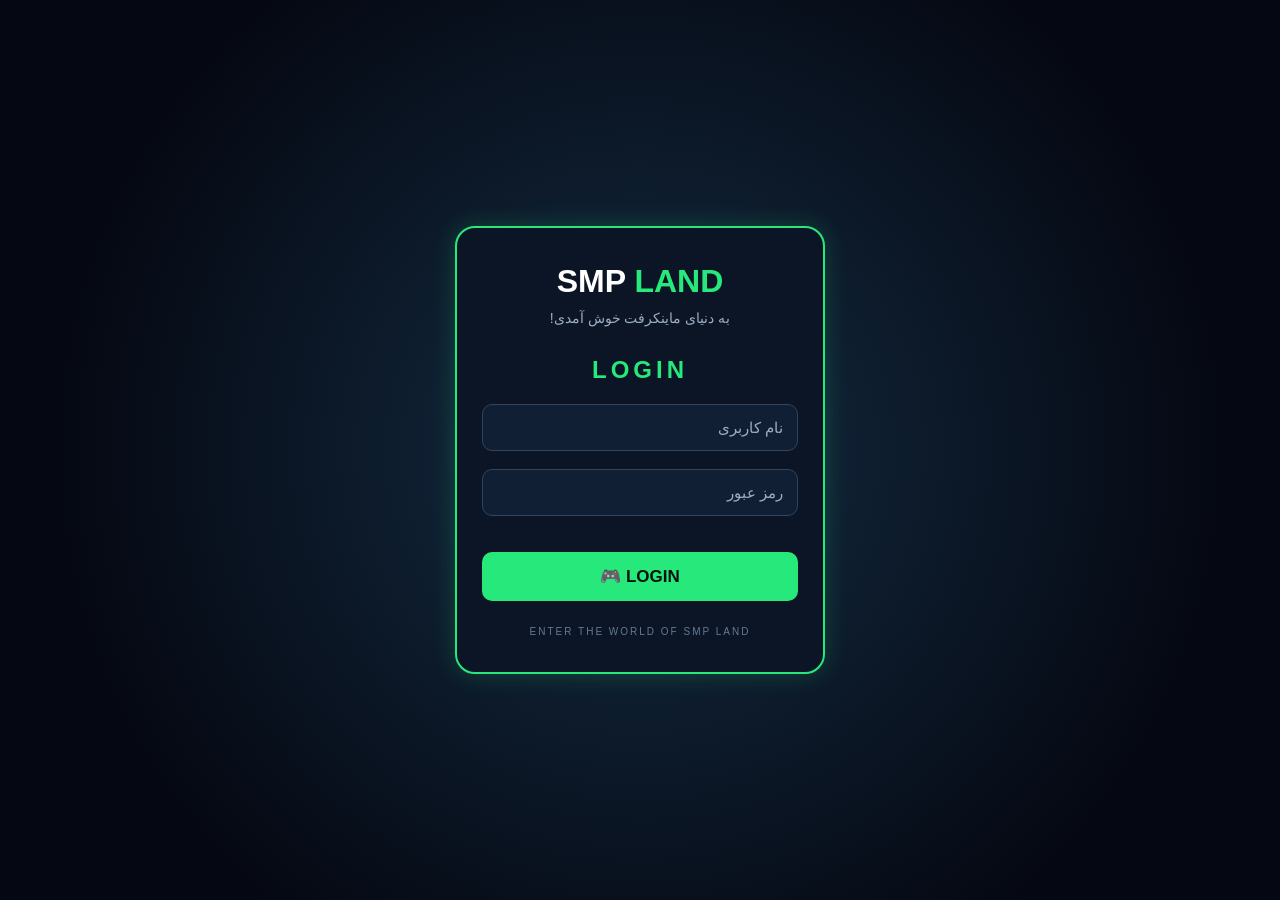
<file: index.html>
<!DOCTYPE html>
<html lang="fa" dir="rtl">
<head>
  <meta charset="UTF-8">
  <meta name="viewport" content="width=device-width, initial-scale=1.0">
  <title>SMP LAND | Login</title>
  <link rel="stylesheet" href="login.css">
</head>
<body>
  <main class="login-box">
    <h1>SMP <span>LAND</span></h1>
    <p class="subtitle">به دنیای ماینکرفت خوش آمدی!</p>
    <h2>LOGIN</h2>

    <form id="loginForm">
      <input type="text" id="username" placeholder="نام کاربری" autocomplete="username" required>
      <input type="password" id="password" placeholder="رمز عبور" autocomplete="current-password" required>
      <p id="message" aria-live="polite"></p>
      <button type="submit">LOGIN 🎮</button>
    </form>

    <p class="footer-text">ENTER THE WORLD OF SMP LAND</p>
  </main>
  <script src="login.js"></script>
</body>
</html>
</file>
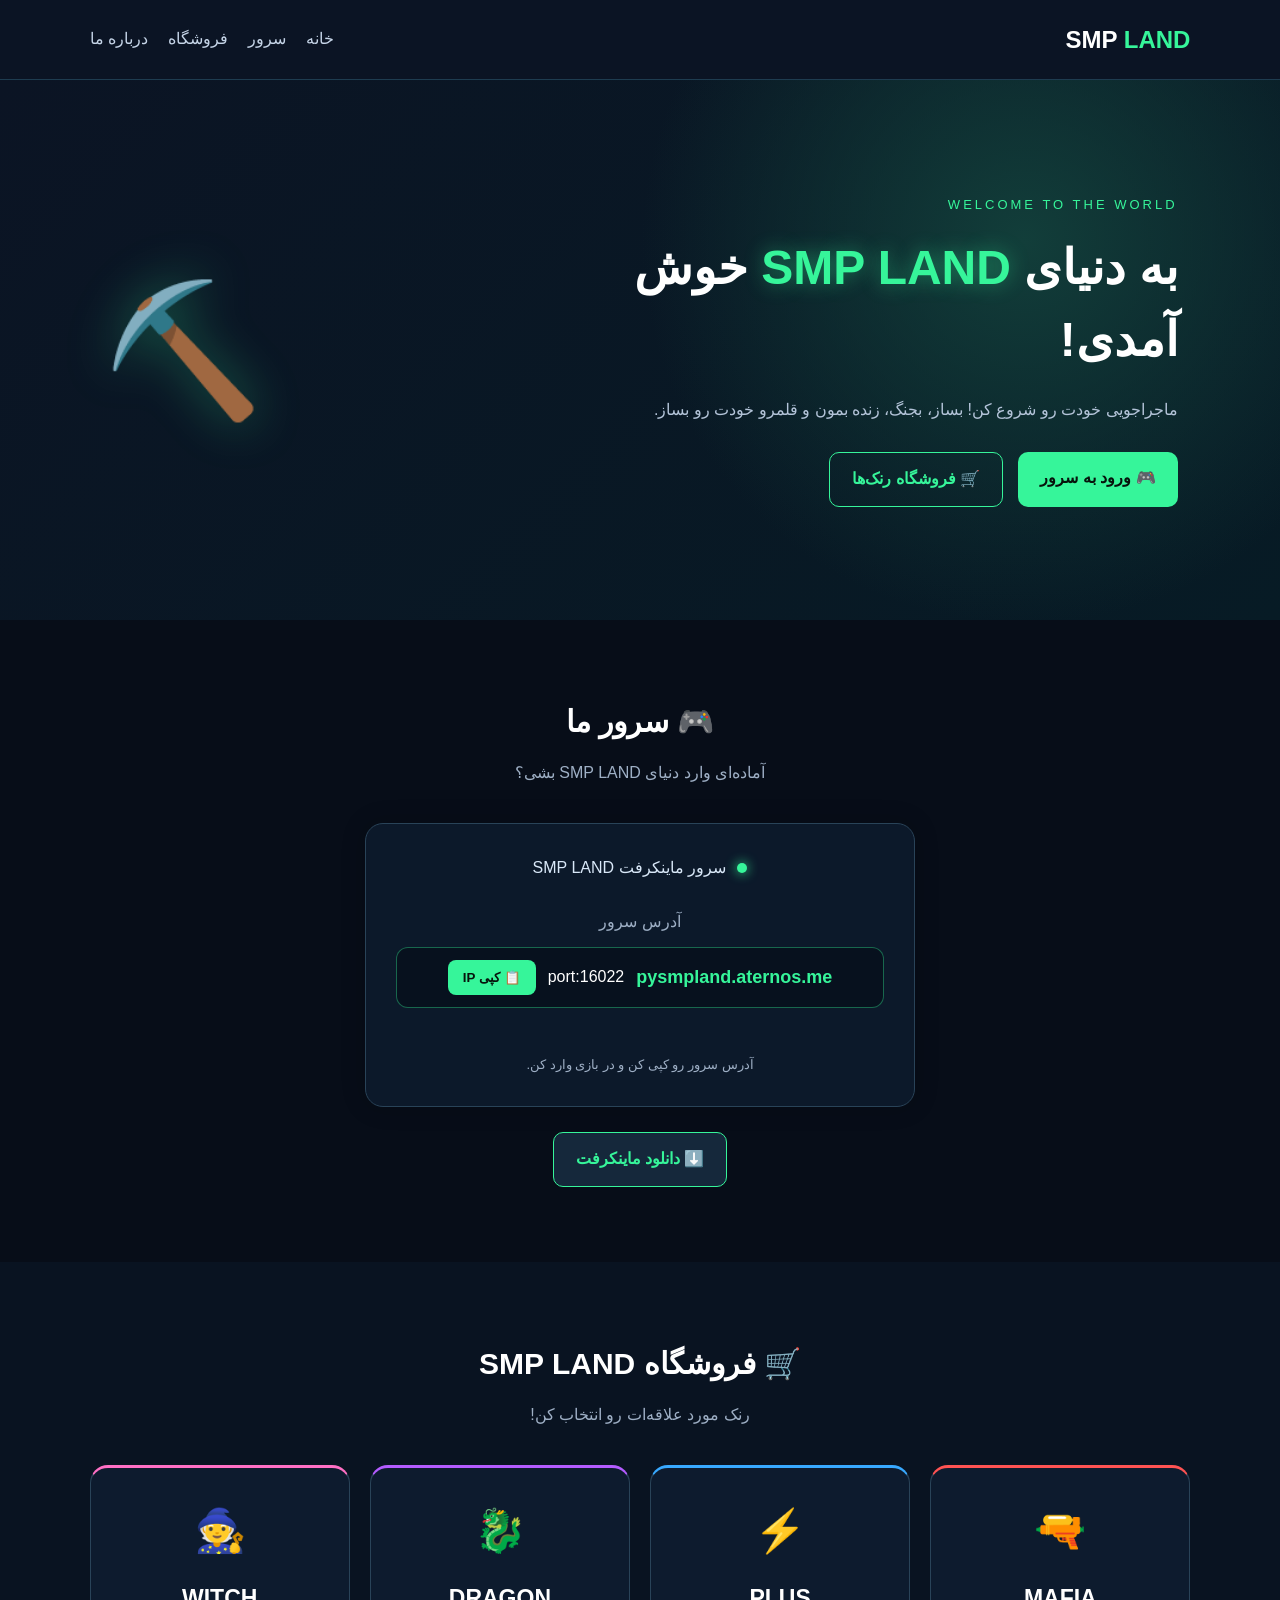
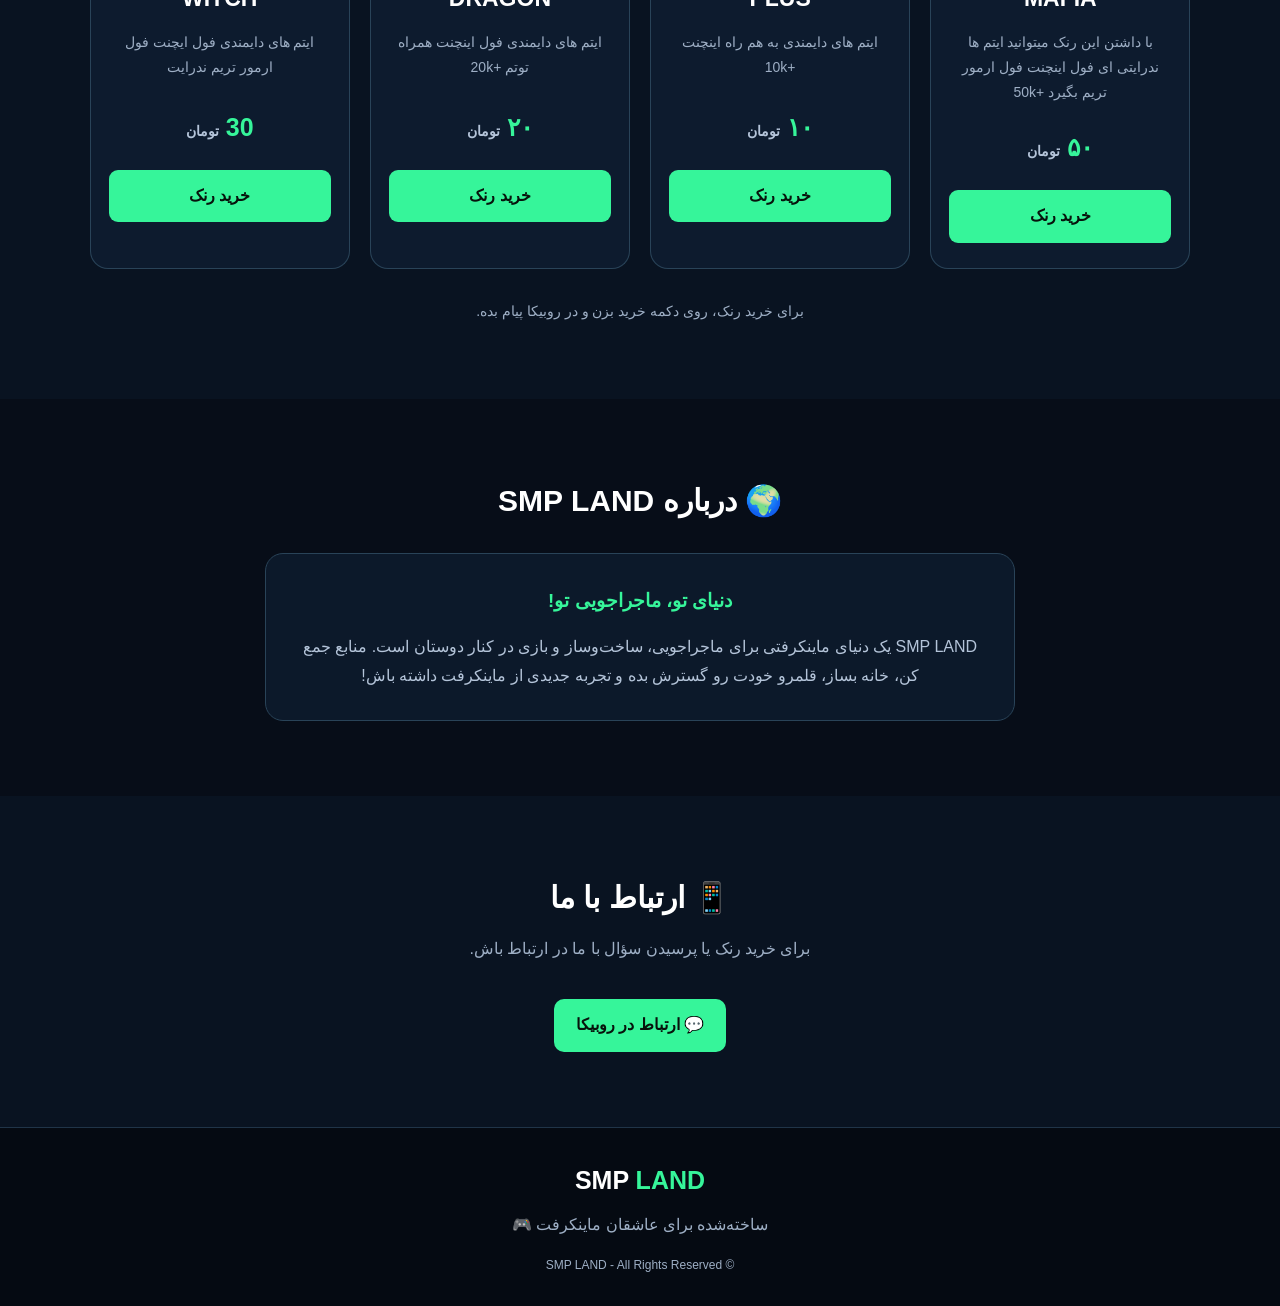
<file: home.html>
<!DOCTYPE html>
<html lang="fa" dir="rtl">
<head>
  <meta charset="UTF-8">
  <meta name="viewport" content="width=device-width, initial-scale=1.0">
  <title>SMP LAND | Home</title>
  <meta name="description" content="به دنیای SMP LAND خوش آمدید؛ سرور ماینکرفت، معرفی سرور و فروشگاه رنک‌ها.">
  <link rel="stylesheet" href="style.css">
</head>
<body>
  <header class="header">
    <a href="#home" class="logo">SMP <span>LAND</span></a>
    <nav class="navbar">
      <a href="#home">خانه</a>
      <a href="#server">سرور</a>
      <a href="#shop">فروشگاه</a>
      <a href="#about">درباره ما</a>
    </nav>
  </header>

  <main>
    <section class="hero" id="home">
      <div class="hero-content">
        <p class="small-title">WELCOME TO THE WORLD</p>
        <h1>به دنیای <span>SMP LAND</span> خوش آمدی!</h1>
        <p class="hero-text">ماجراجویی خودت رو شروع کن! بساز، بجنگ، زنده بمون و قلمرو خودت رو بساز.</p>
        <div class="hero-buttons">
          <a href="#server" class="btn primary-btn">🎮 ورود به سرور</a>
          <a href="#shop" class="btn secondary-btn">🛒 فروشگاه رنک‌ها</a>
        </div>
      </div>
      <div class="minecraft-icon" aria-hidden="true">⛏️</div>
    </section>

    <section class="section" id="server">
      <h2 class="section-title">🎮 سرور ما</h2>
      <p class="section-description">آماده‌ای وارد دنیای SMP LAND بشی؟</p>
      <div class="server-box">
        <div class="server-status"><span class="status-dot"></span> سرور ماینکرفت SMP LAND</div>
        <p class="ip-label">آدرس سرور</p>
        <div class="ip-box">
          <span id="serverIP">pysmpland.aternos.me</span>
          <p>port:16022</p>
          <button id="copyIP" type="button">📋 کپی IP</button>
        </div>
        <p id="copyMessage" aria-live="polite"></p>
        <p class="server-note">آدرس سرور رو کپی کن و در بازی وارد کن.</p>
      </div>
      <a href="https://www.minecraft.net/en-us/download" target="_blank" rel="noopener noreferrer" class="btn download-btn">⬇️ دانلود ماینکرفت</a>
    </section>

    <section class="section shop-section" id="shop">
      <h2 class="section-title">🛒 فروشگاه SMP LAND</h2>
      <p class="section-description">رنک مورد علاقه‌ات رو انتخاب کن!</p>
      <div class="rank-container">
        <article class="rank-card mafia">
          <div class="rank-icon">🔫</div>
          <h3>MAFIA</h3>
          <p class="rank-description">با داشتن  این رنک میتوانید ایتم ها 
       ندرایتی ای فول اینچنت  فول ارمور تریم بگیرد
          +50k </p>
          <div class="price">۵۰ <span>تومان</span></div>
          <a href="https://rubika.ir/mtahar1" target="_blank" rel="noopener noreferrer" class="buy-btn" rank-name="مافیا">خرید رنک</a>
        </article>
        <article class="rank-card plus">
          <div class="rank-icon">⚡</div>
          <h3>PLUS</h3>
          <p class="rank-description">ایتم های دایمندی به هم راه اینچنت
          +10k</p>
          <div class="price">۱۰ <span>تومان</span></div>
          <a href="https://rubika.ir/mtahar1" target="_blank" rel="noopener noreferrer" class="buy-btn" rank-name="پلاس">خرید رنک</a>
        </article>
        <article class="rank-card dragon">
          <div class="rank-icon">🐉</div>
          <h3>DRAGON</h3>
          <p class="rank-description">ایتم های دایمندی فول اینچنت همراه توتم
          +20k</p>
          <div class="price">۲۰ <span>تومان</span></div>
          <a href="https://rubika.ir/mtahar1" target="_blank" rel="noopener noreferrer" class="buy-btn" rank-name="دراگون">خرید رنک</a>
        </article>
        <article class="rank-card witch">
          <div class="rank-icon">🧙</div>
          <h3>WITCH</h3>
          <p class="rank-description">ایتم های دایمندی فول ایچنت فول ارمور تریم ندرایت </p>
          <div class="price">30 <span>تومان</span></div>
          <a href="https://rubika.ir/mtahar1" target="_blank" rel="noopener noreferrer" class="buy-btn" rank-name="ویچ">خرید رنک</a>
        </article>
      </div>
      <p class="shop-note">برای خرید رنک، روی دکمه خرید بزن و در روبیکا پیام بده.</p>
    </section>

    <section class="section" id="about">
      <h2 class="section-title">🌍 درباره SMP LAND</h2>
      <div class="about-box">
        <h3>دنیای تو، ماجراجویی تو!</h3>
        <p>SMP LAND یک دنیای ماینکرفتی برای ماجراجویی، ساخت‌وساز و بازی در کنار دوستان است. منابع جمع کن، خانه بساز، قلمرو خودت رو گسترش بده و تجربه جدیدی از ماینکرفت داشته باش!</p>
      </div>
    </section>

    <section class="section contact-section">
      <h2 class="section-title">📱 ارتباط با ما</h2>
      <p class="section-description">برای خرید رنک یا پرسیدن سؤال با ما در ارتباط باش.</p>
      <a href="https://rubika.ir/mtahar1" target="_blank" rel="noopener noreferrer" class="btn rubika-btn">💬 ارتباط در روبیکا</a>
    </section>
  </main>

  <footer class="footer">
    <h3>SMP <span>LAND</span></h3>
    <p>ساخته‌شده برای عاشقان ماینکرفت 🎮</p>
    <p class="copyright">© SMP LAND - All Rights Reserved</p>
  </footer>

  <script src="script.js"></script>
</body>
</html>
</file>
<file: login.css>
* {
  margin: 0;
  padding: 0;
  box-sizing: border-box;
}

body {
  min-height: 100vh;
  background: radial-gradient(circle, #142c42, #050812 75%);
  display: flex;
  justify-content: center;
  align-items: center;
  font-family: Arial, sans-serif;
  color: white;
  padding: 20px;
}

.login-box {
  width: 100%;
  max-width: 370px;
  background: #0b1525;
  padding: 35px 25px;
  border: 2px solid #27e87b;
  border-radius: 20px;
  text-align: center;
  box-shadow: 0 0 25px #27e87b35;
}

.login-box h1 {
  font-size: 32px;
  margin-bottom: 10px;
}

.login-box h1 span {
  color: #27e87b;
}

.subtitle {
  color: #9baec4;
  font-size: 14px;
  margin-bottom: 30px;
}

.login-box h2 {
  color: #27e87b;
  margin-bottom: 20px;
  letter-spacing: 4px;
}

#loginForm {
  display: flex;
  flex-direction: column;
  gap: 18px;
}

input {
  width: 100%;
  padding: 14px;
  background: #101f33;
  color: white;
  border: 1px solid #31445d;
  border-radius: 10px;
  outline: none;
  font-size: 15px;
  transition: 0.3s;
}

input::placeholder {
  color: #9baec4;
}

input:focus {
  border-color: #27e87b;
  box-shadow: 0 0 12px #27e87b60;
}

button {
  padding: 14px;
  background: #27e87b;
  color: #06120b;
  border: none;
  border-radius: 10px;
  font-size: 17px;
  font-weight: bold;
  cursor: pointer;
  transition: 0.3s;
}

button:hover {
  background: #16ff80;
  box-shadow: 0 0 20px #27e87b80;
  transform: translateY(-3px);
}

#message {
  font-size: 14px;
}

.footer-text {
  color: #647a93;
  font-size: 10px;
  margin-top: 25px;
  letter-spacing: 2px;
}
</file>
<file: style.css>
* {
  margin: 0;
  padding: 0;
  box-sizing: border-box;
  scroll-behavior: smooth;
}

body {
  background: #070d18;
  color: white;
  font-family: Arial, sans-serif;
  line-height: 1.8;
}

a { text-decoration: none; color: inherit; }
span { color: #36f59a; }

.header {
  width: 100%;
  padding: 18px 7%;
  display: flex;
  justify-content: space-between;
  align-items: center;
  gap: 20px;
  background: #0b1424;
  border-bottom: 1px solid #1e3c50;
  position: sticky;
  top: 0;
  z-index: 100;
}

.logo { font-size: 24px; font-weight: bold; white-space: nowrap; }
.navbar { display: flex; gap: 20px; flex-wrap: wrap; }
.navbar a { color: #c6d5e8; transition: 0.3s; }
.navbar a:hover { color: #36f59a; text-shadow: 0 0 12px #36f59a; }

.hero {
  min-height: 540px;
  padding: 70px 8%;
  display: flex;
  justify-content: space-between;
  align-items: center;
  gap: 30px;
  background: radial-gradient(circle at 80% 30%, #123e3a 0, transparent 35%), linear-gradient(135deg, #0b1424, #071b25);
}

.hero-content { max-width: 650px; }
.small-title { color: #36f59a; letter-spacing: 3px; font-size: 13px; margin-bottom: 15px; }
.hero h1 { font-size: clamp(30px, 5vw, 48px); line-height: 1.5; margin-bottom: 20px; }
.hero h1 span { text-shadow: 0 0 20px #36f59a70; }
.hero-text { color: #b4c4d9; font-size: 16px; margin-bottom: 28px; }
.hero-buttons { display: flex; flex-wrap: wrap; gap: 15px; }
.minecraft-icon { font-size: clamp(70px, 12vw, 130px); filter: drop-shadow(0 0 25px #36f59a60); animation: float 3s ease-in-out infinite; }

.btn {
  display: inline-block;
  padding: 12px 22px;
  border-radius: 10px;
  text-align: center;
  font-weight: bold;
  transition: 0.3s;
}
.primary-btn { color: #07130c; background: #36f59a; }
.secondary-btn { border: 1px solid #36f59a; color: #36f59a; }
.download-btn { margin-top: 25px; background: #15283b; border: 1px solid #36f59a; color: #36f59a; }
.rubika-btn { background: #36f59a; color: #07130c; }
.btn:hover { transform: translateY(-4px); box-shadow: 0 0 20px #36f59a50; }

.section { padding: 75px 7%; text-align: center; }
.section-title { font-size: 30px; margin-bottom: 10px; }
.section-description { color: #9eafc5; margin-bottom: 35px; }

.server-box {
  max-width: 550px;
  margin: 0 auto;
  padding: 30px;
  background: #0c192a;
  border: 1px solid #294358;
  border-radius: 18px;
  box-shadow: 0 0 25px #00000030;
}
.server-status { color: #d9e8f8; margin-bottom: 25px; }
.status-dot { display: inline-block; width: 10px; height: 10px; border-radius: 50%; background: #36f59a; box-shadow: 0 0 12px #36f59a; margin-left: 7px; }
.ip-label { color: #9eafc5; margin-bottom: 10px; }
.ip-box { display: flex; justify-content: center; align-items: center; gap: 12px; flex-wrap: wrap; padding: 12px; background: #07111e; border: 1px solid #36f59a60; border-radius: 12px; }
#serverIP { direction: ltr; font-size: 18px; font-weight: bold; overflow-wrap: anywhere; }
#copyIP { padding: 10px 15px; background: #36f59a; color: #07130c; border: none; border-radius: 8px; font-weight: bold; cursor: pointer; transition: 0.3s; }
#copyIP:hover { box-shadow: 0 0 15px #36f59a80; }
#copyMessage { min-height: 25px; margin-top: 10px; color: #36f59a; }
.server-note { color: #9eafc5; font-size: 13px; margin-top: 10px; }

.shop-section { background: #091321; }
.rank-container { display: grid; grid-template-columns: repeat(4, minmax(0, 1fr)); gap: 20px; margin-top: 35px; }
.rank-card { padding: 25px 18px; background: #0d1b2e; border: 1px solid #294358; border-radius: 18px; transition: 0.3s; }
.rank-card:hover { transform: translateY(-8px); border-color: #36f59a; box-shadow: 0 0 22px #36f59a25; }
.rank-icon { font-size: 42px; margin-bottom: 10px; }
.rank-card h3 { font-size: 23px; margin-bottom: 10px; }
.rank-description { min-height: 55px; color: #9eafc5; font-size: 14px; }
.price { font-size: 25px; font-weight: bold; margin: 20px 0; color: #36f59a; }
.price span { font-size: 14px; color: #b4c4d9; }
.buy-btn { display: block; padding: 12px; border-radius: 9px; background: #36f59a; color: #07130c; font-weight: bold; transition: 0.3s; }
.buy-btn:hover { box-shadow: 0 0 18px #36f59a80; transform: scale(1.04); }
.mafia { border-top: 3px solid #ff5353; }
.plus { border-top: 3px solid #38a9ff; }
.dragon { border-top: 3px solid #b45cff; }
.witch { border-top: 3px solid #ff70c5; }
.shop-note { color: #9eafc5; margin-top: 30px; font-size: 14px; }

.about-box { max-width: 750px; margin: 25px auto 0; padding: 30px; background: #0c192a; border: 1px solid #294358; border-radius: 18px; }
.about-box h3 { color: #36f59a; margin-bottom: 15px; }
.about-box p { color: #b4c4d9; }

.contact-section { background: #091321; }
.footer { padding: 30px 15px; text-align: center; background: #050a12; border-top: 1px solid #203448; }
.footer h3 { font-size: 25px; margin-bottom: 8px; }
.footer p { color: #9eafc5; }
.copyright { font-size: 12px; margin-top: 15px; }

@keyframes float {
  0%, 100% { transform: translateY(0); }
  50% { transform: translateY(-15px); }
}

@media (max-width: 900px) {
  .rank-container { grid-template-columns: repeat(2, minmax(0, 1fr)); }
  .hero { min-height: 450px; }
  .minecraft-icon { font-size: 75px; }
}

@media (max-width: 600px) {
  .header { flex-direction: column; padding: 15px 5%; }
  .navbar { justify-content: center; gap: 15px; font-size: 14px; }
  .hero { flex-direction: column-reverse; text-align: center; padding: 50px 6%; }
  .hero-buttons { justify-content: center; }
  .minecraft-icon { font-size: 75px; }
  .section { padding: 55px 5%; }
  .section-title { font-size: 25px; }
  .rank-container { grid-template-columns: 1fr; }
  .server-box { padding: 20px 12px; }
  .ip-box { flex-direction: column; }
  .about-box { padding: 20px; }
}
</file>
